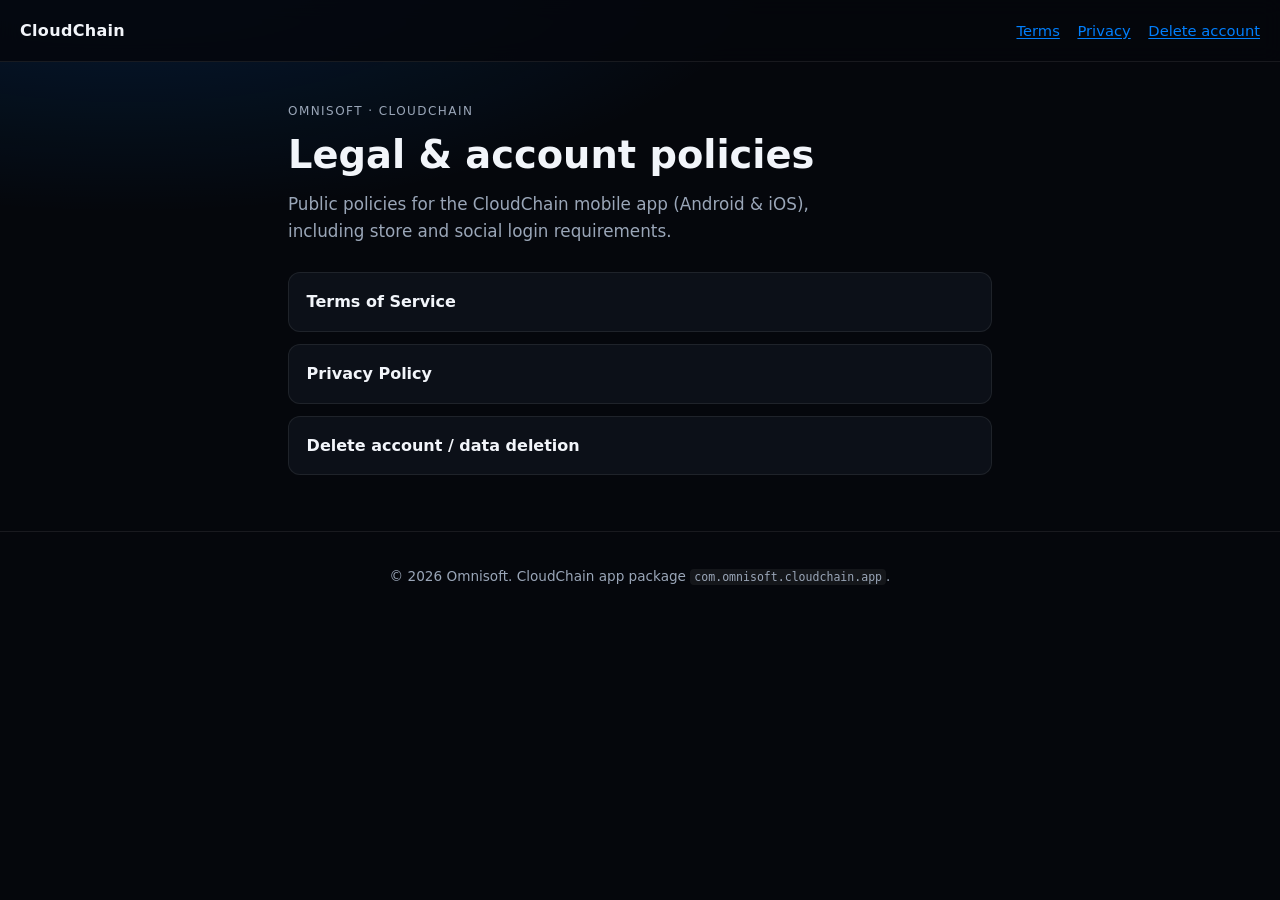
<file: index.html>
<!DOCTYPE html>
<html lang="en">
<head>
  <meta charset="utf-8" />
  <meta name="viewport" content="width=device-width, initial-scale=1" />
  <title>CloudChain — Legal</title>
  <meta name="description" content="CloudChain Terms of Service, Privacy Policy, and Account Deletion." />
  <link rel="stylesheet" href="styles.css" />
</head>
<body>
  <header class="site-header">
    <a class="brand" href="index.html">CloudChain</a>
    <nav>
      <a href="terms.html">Terms</a>
      <a href="privacy.html">Privacy</a>
      <a href="delete-account.html">Delete account</a>
    </nav>
  </header>

  <main class="hero">
    <p class="eyebrow">Omnisoft · CloudChain</p>
    <h1>Legal &amp; account policies</h1>
    <p class="lede">
      Public policies for the CloudChain mobile app (Android &amp; iOS),
      including store and social login requirements.
    </p>
    <ul class="card-list">
      <li><a href="terms.html">Terms of Service</a></li>
      <li><a href="privacy.html">Privacy Policy</a></li>
      <li><a href="delete-account.html">Delete account / data deletion</a></li>
    </ul>
  </main>

  <footer class="site-footer">
    <p>© <span id="y"></span> Omnisoft. CloudChain app package <code>com.omnisoft.cloudchain.app</code>.</p>
  </footer>
  <script>document.getElementById('y').textContent = new Date().getFullYear();</script>
</body>
</html>
</file>
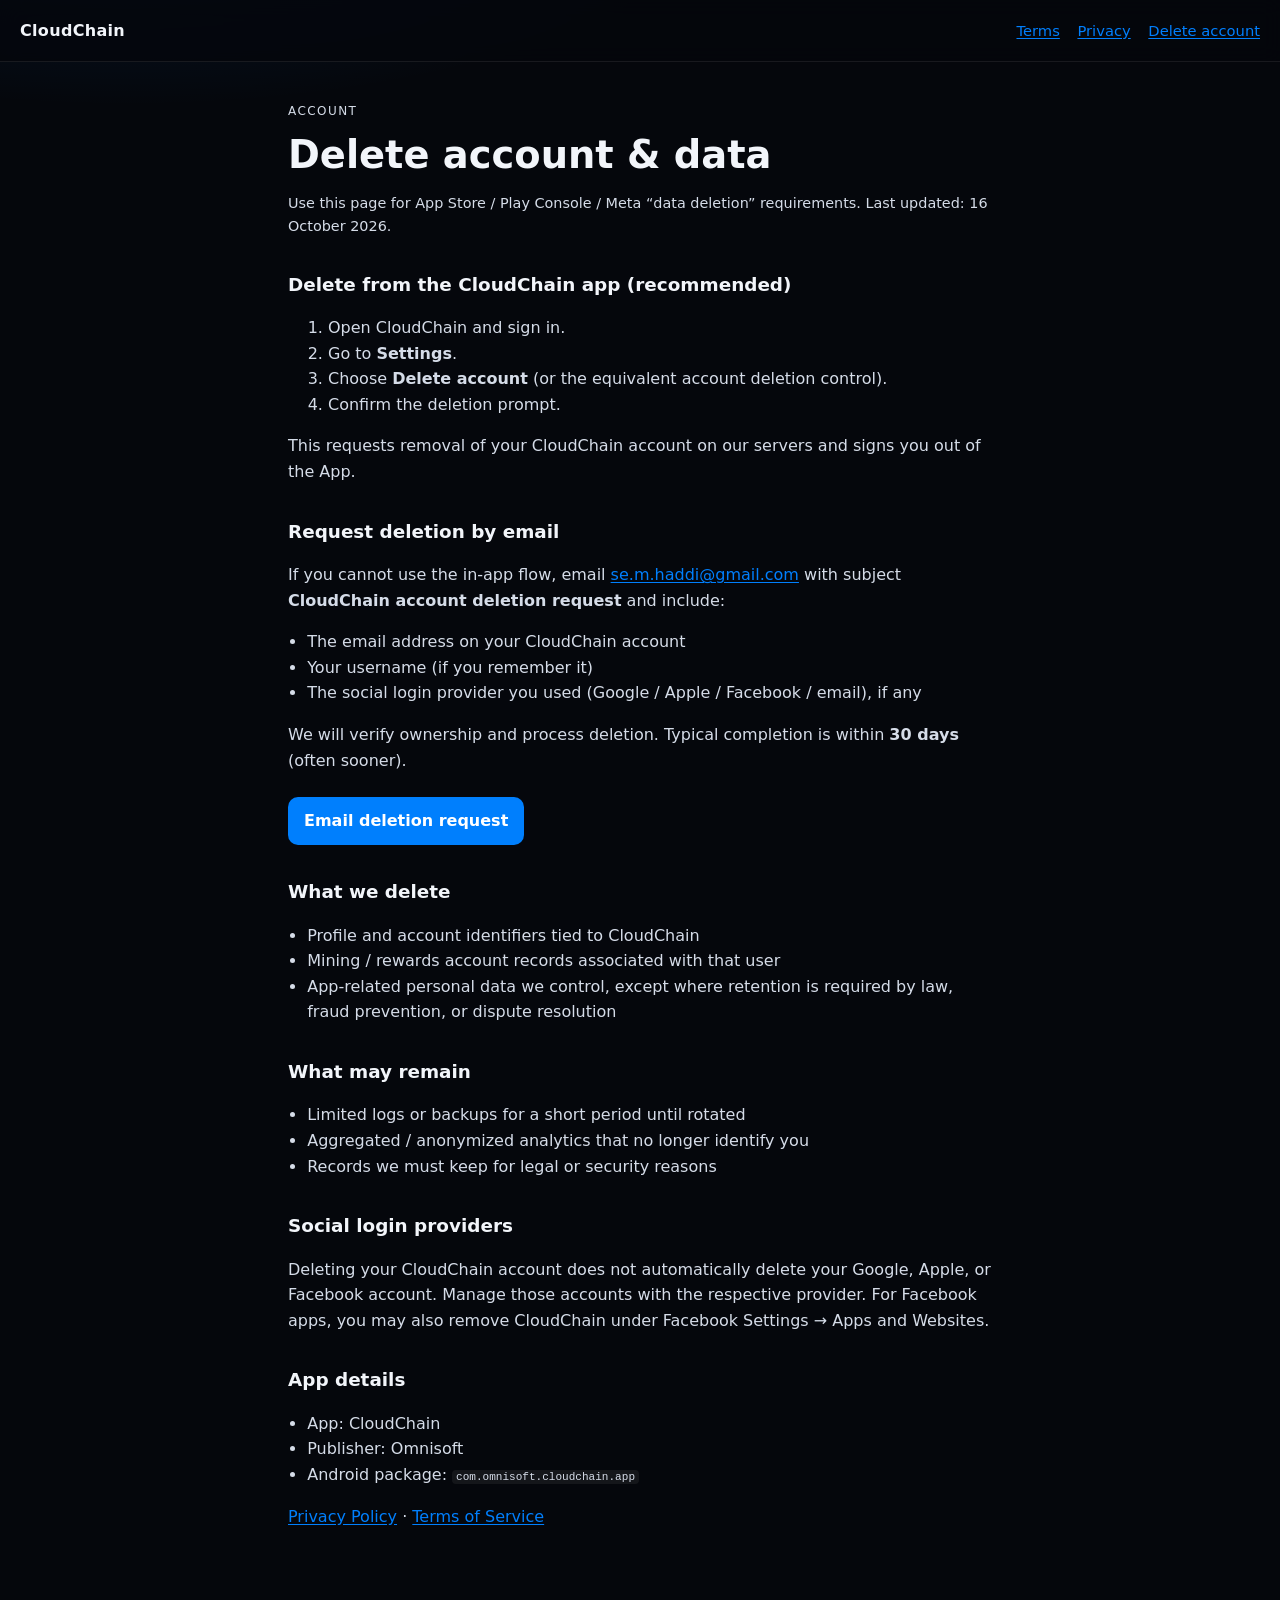
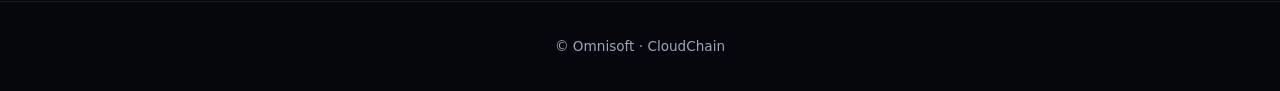
<file: delete-account.html>
<!DOCTYPE html>
<html lang="en">
<head>
  <meta charset="utf-8" />
  <meta name="viewport" content="width=device-width, initial-scale=1" />
  <title>Delete Account — CloudChain</title>
  <link rel="stylesheet" href="styles.css" />
</head>
<body>
  <header class="site-header">
    <a class="brand" href="index.html">CloudChain</a>
    <nav>
      <a href="terms.html">Terms</a>
      <a href="privacy.html">Privacy</a>
      <a href="delete-account.html">Delete account</a>
    </nav>
  </header>

  <main class="doc">
    <p class="eyebrow">Account</p>
    <h1>Delete account &amp; data</h1>
    <p class="meta">
      Use this page for App Store / Play Console / Meta “data deletion” requirements.
      Last updated: 16 October 2026.
    </p>

    <h2>Delete from the CloudChain app (recommended)</h2>
    <ol>
      <li>Open CloudChain and sign in.</li>
      <li>Go to <strong>Settings</strong>.</li>
      <li>Choose <strong>Delete account</strong> (or the equivalent account deletion control).</li>
      <li>Confirm the deletion prompt.</li>
    </ol>
    <p>
      This requests removal of your CloudChain account on our servers and signs you out of the App.
    </p>

    <h2>Request deletion by email</h2>
    <p>
      If you cannot use the in-app flow, email
      <a href="mailto:se.m.haddi@gmail.com?subject=CloudChain%20account%20deletion%20request">se.m.haddi@gmail.com</a>
      with subject <strong>CloudChain account deletion request</strong> and include:
    </p>
    <ul>
      <li>The email address on your CloudChain account</li>
      <li>Your username (if you remember it)</li>
      <li>The social login provider you used (Google / Apple / Facebook / email), if any</li>
    </ul>
    <p>
      We will verify ownership and process deletion. Typical completion is within
      <strong>30 days</strong> (often sooner).
    </p>
    <a class="cta" href="mailto:se.m.haddi@gmail.com?subject=CloudChain%20account%20deletion%20request">Email deletion request</a>

    <h2>What we delete</h2>
    <ul>
      <li>Profile and account identifiers tied to CloudChain</li>
      <li>Mining / rewards account records associated with that user</li>
      <li>App-related personal data we control, except where retention is required by law, fraud prevention, or dispute resolution</li>
    </ul>

    <h2>What may remain</h2>
    <ul>
      <li>Limited logs or backups for a short period until rotated</li>
      <li>Aggregated / anonymized analytics that no longer identify you</li>
      <li>Records we must keep for legal or security reasons</li>
    </ul>

    <h2>Social login providers</h2>
    <p>
      Deleting your CloudChain account does not automatically delete your Google, Apple, or
      Facebook account. Manage those accounts with the respective provider. For Facebook apps,
      you may also remove CloudChain under Facebook Settings → Apps and Websites.
    </p>

    <h2>App details</h2>
    <ul>
      <li>App: CloudChain</li>
      <li>Publisher: Omnisoft</li>
      <li>Android package: <code>com.omnisoft.cloudchain.app</code></li>
    </ul>

    <p><a href="privacy.html">Privacy Policy</a> · <a href="terms.html">Terms of Service</a></p>
  </main>

  <footer class="site-footer">
    <p>© Omnisoft · CloudChain</p>
  </footer>
</body>
</html>
</file>
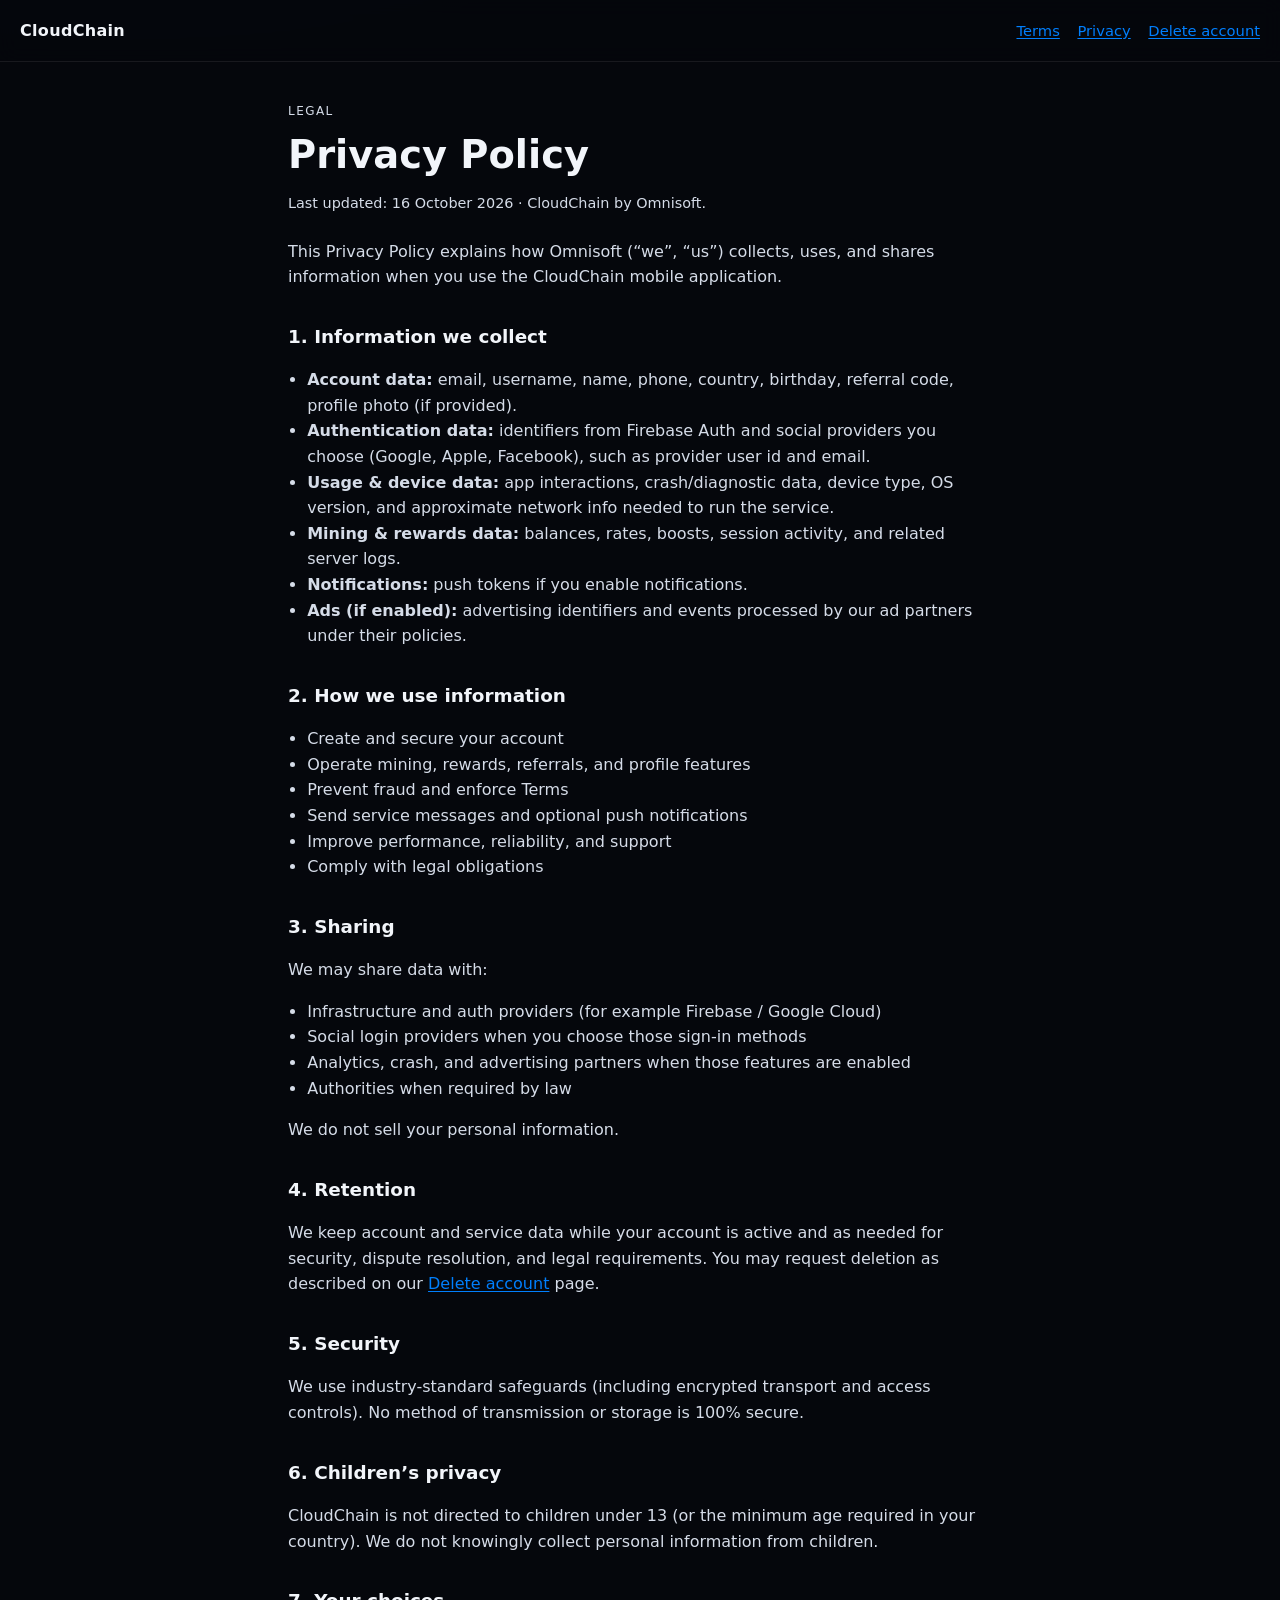
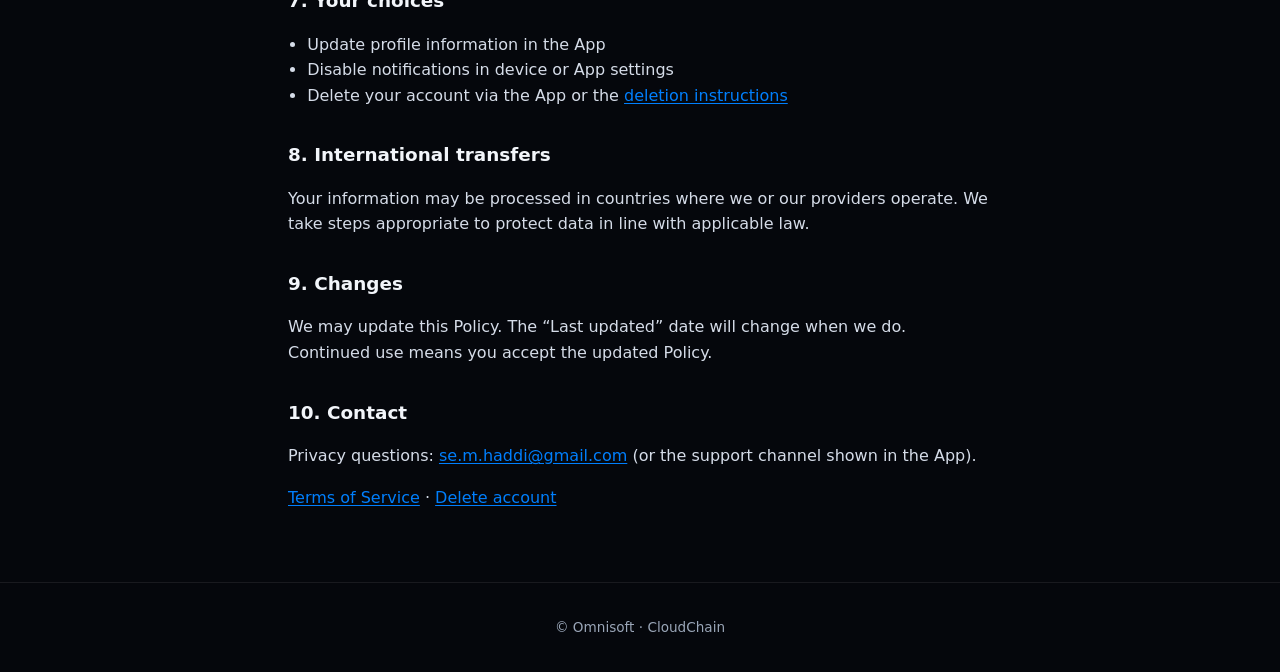
<file: privacy.html>
<!DOCTYPE html>
<html lang="en">
<head>
  <meta charset="utf-8" />
  <meta name="viewport" content="width=device-width, initial-scale=1" />
  <title>Privacy Policy — CloudChain</title>
  <link rel="stylesheet" href="styles.css" />
</head>
<body>
  <header class="site-header">
    <a class="brand" href="index.html">CloudChain</a>
    <nav>
      <a href="terms.html">Terms</a>
      <a href="privacy.html">Privacy</a>
      <a href="delete-account.html">Delete account</a>
    </nav>
  </header>

  <main class="doc">
    <p class="eyebrow">Legal</p>
    <h1>Privacy Policy</h1>
    <p class="meta">Last updated: 16 October 2026 · CloudChain by Omnisoft.</p>

    <p>
      This Privacy Policy explains how Omnisoft (“we”, “us”) collects, uses, and shares information
      when you use the CloudChain mobile application.
    </p>

    <h2>1. Information we collect</h2>
    <ul>
      <li><strong>Account data:</strong> email, username, name, phone, country, birthday, referral code, profile photo (if provided).</li>
      <li><strong>Authentication data:</strong> identifiers from Firebase Auth and social providers you choose (Google, Apple, Facebook), such as provider user id and email.</li>
      <li><strong>Usage &amp; device data:</strong> app interactions, crash/diagnostic data, device type, OS version, and approximate network info needed to run the service.</li>
      <li><strong>Mining &amp; rewards data:</strong> balances, rates, boosts, session activity, and related server logs.</li>
      <li><strong>Notifications:</strong> push tokens if you enable notifications.</li>
      <li><strong>Ads (if enabled):</strong> advertising identifiers and events processed by our ad partners under their policies.</li>
    </ul>

    <h2>2. How we use information</h2>
    <ul>
      <li>Create and secure your account</li>
      <li>Operate mining, rewards, referrals, and profile features</li>
      <li>Prevent fraud and enforce Terms</li>
      <li>Send service messages and optional push notifications</li>
      <li>Improve performance, reliability, and support</li>
      <li>Comply with legal obligations</li>
    </ul>

    <h2>3. Sharing</h2>
    <p>We may share data with:</p>
    <ul>
      <li>Infrastructure and auth providers (for example Firebase / Google Cloud)</li>
      <li>Social login providers when you choose those sign-in methods</li>
      <li>Analytics, crash, and advertising partners when those features are enabled</li>
      <li>Authorities when required by law</li>
    </ul>
    <p>We do not sell your personal information.</p>

    <h2>4. Retention</h2>
    <p>
      We keep account and service data while your account is active and as needed for security,
      dispute resolution, and legal requirements. You may request deletion as described on our
      <a href="delete-account.html">Delete account</a> page.
    </p>

    <h2>5. Security</h2>
    <p>
      We use industry-standard safeguards (including encrypted transport and access controls).
      No method of transmission or storage is 100% secure.
    </p>

    <h2>6. Children’s privacy</h2>
    <p>
      CloudChain is not directed to children under 13 (or the minimum age required in your
      country). We do not knowingly collect personal information from children.
    </p>

    <h2>7. Your choices</h2>
    <ul>
      <li>Update profile information in the App</li>
      <li>Disable notifications in device or App settings</li>
      <li>Delete your account via the App or the <a href="delete-account.html">deletion instructions</a></li>
    </ul>

    <h2>8. International transfers</h2>
    <p>
      Your information may be processed in countries where we or our providers operate.
      We take steps appropriate to protect data in line with applicable law.
    </p>

    <h2>9. Changes</h2>
    <p>
      We may update this Policy. The “Last updated” date will change when we do. Continued use
      means you accept the updated Policy.
    </p>

    <h2>10. Contact</h2>
    <p>
      Privacy questions: <a href="mailto:se.m.haddi@gmail.com">se.m.haddi@gmail.com</a>
      (or the support channel shown in the App).
    </p>

    <p><a href="terms.html">Terms of Service</a> · <a href="delete-account.html">Delete account</a></p>
  </main>

  <footer class="site-footer">
    <p>© Omnisoft · CloudChain</p>
  </footer>
</body>
</html>
</file>
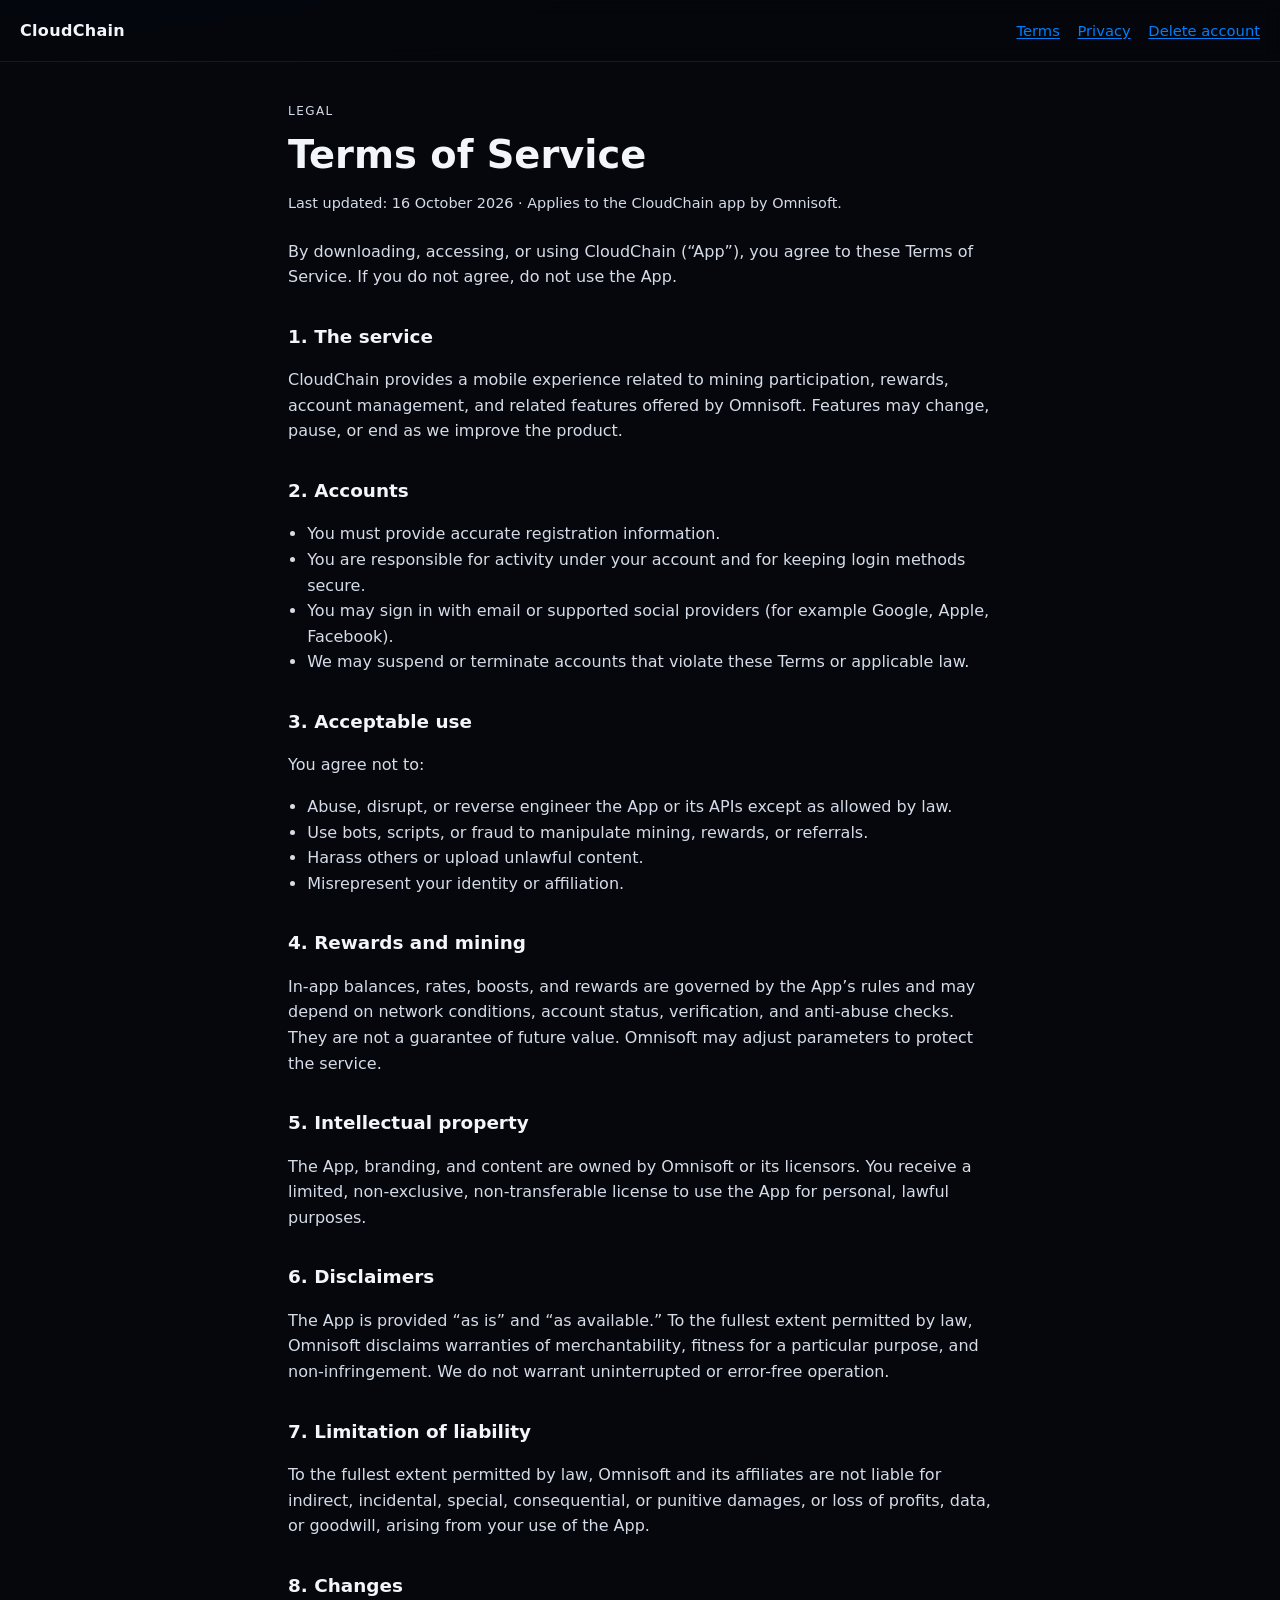
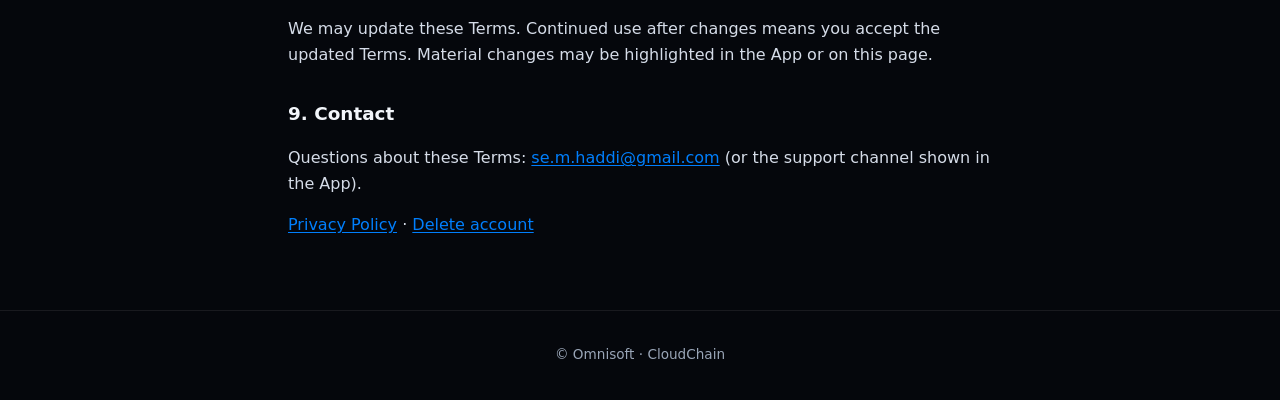
<file: terms.html>
<!DOCTYPE html>
<html lang="en">
<head>
  <meta charset="utf-8" />
  <meta name="viewport" content="width=device-width, initial-scale=1" />
  <title>Terms of Service — CloudChain</title>
  <link rel="stylesheet" href="styles.css" />
</head>
<body>
  <header class="site-header">
    <a class="brand" href="index.html">CloudChain</a>
    <nav>
      <a href="terms.html">Terms</a>
      <a href="privacy.html">Privacy</a>
      <a href="delete-account.html">Delete account</a>
    </nav>
  </header>

  <main class="doc">
    <p class="eyebrow">Legal</p>
    <h1>Terms of Service</h1>
    <p class="meta">Last updated: 16 October 2026 · Applies to the CloudChain app by Omnisoft.</p>

    <p>
      By downloading, accessing, or using CloudChain (“App”), you agree to these Terms of Service.
      If you do not agree, do not use the App.
    </p>

    <h2>1. The service</h2>
    <p>
      CloudChain provides a mobile experience related to mining participation, rewards, account
      management, and related features offered by Omnisoft. Features may change, pause, or end
      as we improve the product.
    </p>

    <h2>2. Accounts</h2>
    <ul>
      <li>You must provide accurate registration information.</li>
      <li>You are responsible for activity under your account and for keeping login methods secure.</li>
      <li>You may sign in with email or supported social providers (for example Google, Apple, Facebook).</li>
      <li>We may suspend or terminate accounts that violate these Terms or applicable law.</li>
    </ul>

    <h2>3. Acceptable use</h2>
    <p>You agree not to:</p>
    <ul>
      <li>Abuse, disrupt, or reverse engineer the App or its APIs except as allowed by law.</li>
      <li>Use bots, scripts, or fraud to manipulate mining, rewards, or referrals.</li>
      <li>Harass others or upload unlawful content.</li>
      <li>Misrepresent your identity or affiliation.</li>
    </ul>

    <h2>4. Rewards and mining</h2>
    <p>
      In-app balances, rates, boosts, and rewards are governed by the App’s rules and may depend
      on network conditions, account status, verification, and anti-abuse checks. They are not a
      guarantee of future value. Omnisoft may adjust parameters to protect the service.
    </p>

    <h2>5. Intellectual property</h2>
    <p>
      The App, branding, and content are owned by Omnisoft or its licensors. You receive a limited,
      non-exclusive, non-transferable license to use the App for personal, lawful purposes.
    </p>

    <h2>6. Disclaimers</h2>
    <p>
      The App is provided “as is” and “as available.” To the fullest extent permitted by law,
      Omnisoft disclaims warranties of merchantability, fitness for a particular purpose, and
      non-infringement. We do not warrant uninterrupted or error-free operation.
    </p>

    <h2>7. Limitation of liability</h2>
    <p>
      To the fullest extent permitted by law, Omnisoft and its affiliates are not liable for
      indirect, incidental, special, consequential, or punitive damages, or loss of profits,
      data, or goodwill, arising from your use of the App.
    </p>

    <h2>8. Changes</h2>
    <p>
      We may update these Terms. Continued use after changes means you accept the updated Terms.
      Material changes may be highlighted in the App or on this page.
    </p>

    <h2>9. Contact</h2>
    <p>
      Questions about these Terms: <a href="mailto:se.m.haddi@gmail.com">se.m.haddi@gmail.com</a>
      (or the support channel shown in the App).
    </p>

    <p><a href="privacy.html">Privacy Policy</a> · <a href="delete-account.html">Delete account</a></p>
  </main>

  <footer class="site-footer">
    <p>© Omnisoft · CloudChain</p>
  </footer>
</body>
</html>
</file>
<file: styles.css>
:root {
  --bg: #05070c;
  --surface: #0c1018;
  --text: #f2f5fa;
  --muted: #9aa6b8;
  --accent: #007ffd;
  --line: rgba(255, 255, 255, 0.08);
  --max: 44rem;
}

* { box-sizing: border-box; }

html, body {
  margin: 0;
  min-height: 100%;
  background:
    radial-gradient(1200px 500px at 10% -10%, rgba(0, 127, 253, 0.18), transparent 55%),
    var(--bg);
  color: var(--text);
  font-family: "Segoe UI", system-ui, -apple-system, sans-serif;
  line-height: 1.6;
}

a { color: var(--accent); text-underline-offset: 0.15em; }
a:hover { color: #4da3ff; }

.site-header {
  display: flex;
  align-items: center;
  justify-content: space-between;
  gap: 1rem;
  padding: 1.1rem 1.25rem;
  border-bottom: 1px solid var(--line);
  position: sticky;
  top: 0;
  backdrop-filter: blur(10px);
  background: rgba(5, 7, 12, 0.85);
  z-index: 2;
}

.brand {
  color: var(--text);
  text-decoration: none;
  font-weight: 700;
  letter-spacing: 0.02em;
}

.site-header nav {
  display: flex;
  flex-wrap: wrap;
  gap: 0.85rem 1.1rem;
  font-size: 0.92rem;
}

.hero, .doc {
  width: min(var(--max), calc(100% - 2rem));
  margin: 0 auto;
  padding: 2.5rem 0 3.5rem;
}

.eyebrow {
  color: var(--muted);
  text-transform: uppercase;
  letter-spacing: 0.12em;
  font-size: 0.75rem;
  margin: 0 0 0.75rem;
}

h1 {
  font-size: clamp(1.8rem, 4vw, 2.4rem);
  line-height: 1.15;
  margin: 0 0 0.85rem;
  font-weight: 750;
}

.lede {
  color: var(--muted);
  font-size: 1.05rem;
  margin: 0 0 1.75rem;
  max-width: 36rem;
}

.card-list {
  list-style: none;
  padding: 0;
  margin: 0;
  display: grid;
  gap: 0.75rem;
}

.card-list a {
  display: block;
  padding: 1rem 1.1rem;
  background: var(--surface);
  border: 1px solid var(--line);
  border-radius: 12px;
  text-decoration: none;
  color: var(--text);
  font-weight: 600;
}

.card-list a:hover {
  border-color: rgba(0, 127, 253, 0.45);
}

.doc h2 {
  margin: 2rem 0 0.65rem;
  font-size: 1.15rem;
}

.doc p, .doc li {
  color: #d5dce8;
}

.doc ul {
  padding-left: 1.2rem;
}

.meta {
  color: var(--muted);
  font-size: 0.9rem;
  margin-bottom: 1.5rem;
}

.site-footer {
  border-top: 1px solid var(--line);
  padding: 1.25rem;
  text-align: center;
  color: var(--muted);
  font-size: 0.85rem;
}

code {
  font-size: 0.85em;
  background: rgba(255, 255, 255, 0.06);
  padding: 0.1em 0.35em;
  border-radius: 4px;
}

.cta {
  display: inline-block;
  margin-top: 0.5rem;
  padding: 0.7rem 1rem;
  background: var(--accent);
  color: #fff !important;
  text-decoration: none;
  border-radius: 10px;
  font-weight: 650;
}
</file>
